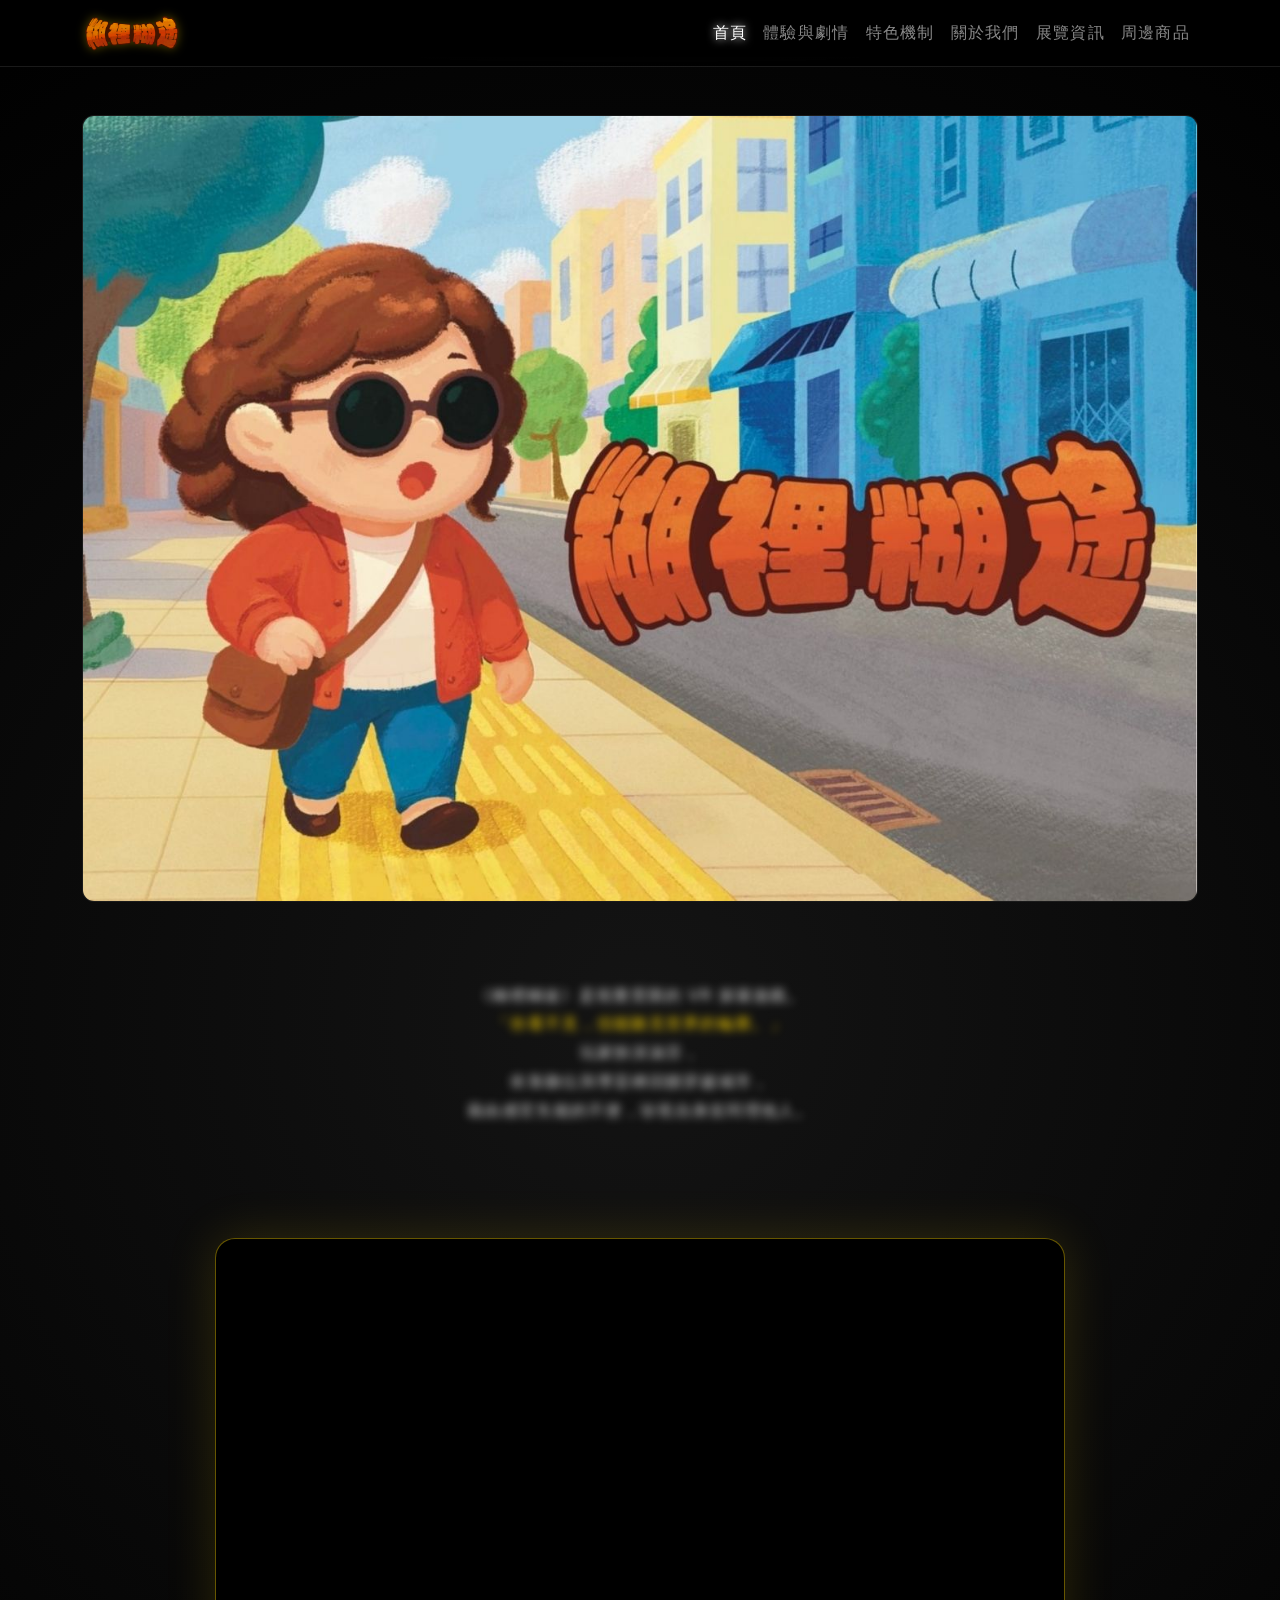
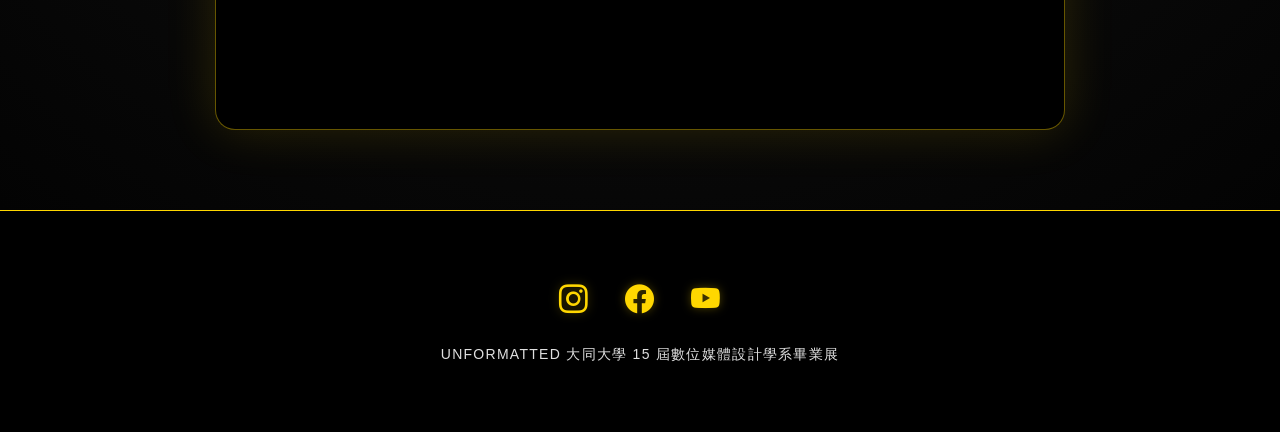
<file: index.html>
<!DOCTYPE html>
<html lang="zh-TW">
<head>
    <meta charset="UTF-8">
    <meta name="viewport" content="width=device-width, initial-scale=1.0">
    <title>糊裡糊途 Shady Trip - 首頁</title>
    <link href="https://cdn.jsdelivr.net/npm/bootstrap@5.3.0/dist/css/bootstrap.min.css" rel="stylesheet">
    <link rel="stylesheet" href="https://cdn.jsdelivr.net/npm/bootstrap-icons@1.11.1/font/bootstrap-icons.css">
    <link rel="stylesheet" href="style.css">
</head>
<body>

<nav class="navbar navbar-expand-lg navbar-dark sticky-top">
    <div class="container">
        <a class="navbar-brand" href="index.html">
			<img src="images/LOGO.PNG" alt="糊裡糊途 Logo" style="height: 40px;">
		</a>
        <button class="navbar-toggler" type="button" data-bs-toggle="collapse" data-bs-target="#navbarNav">
            <span class="navbar-toggler-icon"></span>
        </button>
        <div class="collapse navbar-collapse" id="navbarNav">
            <ul class="navbar-nav ms-auto">
                <li class="nav-item"><a class="nav-link active" href="index.html">首頁</a></li>
                <li class="nav-item"><a class="nav-link" href="story.html">體驗與劇情</a></li>
                <li class="nav-item"><a class="nav-link" href="features.html">特色機制</a></li>
                <li class="nav-item"><a class="nav-link" href="about.html">關於我們</a></li>
				<li class="nav-item"><a class="nav-link" href="exhibition.html">展覽資訊</a></li>
				<li class="nav-item"><a class="nav-link" href="merchandise.html">周邊商品</a></li>
            </ul>
        </div>
    </div>
</nav>

<header class="container text-center mt-5">
    <div class="img-container">
        <img src="images/key_visual.JPEG" class="img-fluid" alt="主視覺">
    </div>
    
    <div class="row justify-content-center py-5">
        <div class="col-md-10 text-center">
            <p class="fs-6 blurred-intro" title="移動滑鼠以看清文字">
                《糊裡糊途》是視覺受限的 VR 探索遊戲。 
                <br><span style="color: var(--guide-yellow);">「你看不見，但能聽見世界的輪廓。」</span>
                <br>玩家扮演淑芬，
				<br>依靠聽位與導盲磚回饋穿越城市，
                <br>藉由感官失能的不便，珍視自身並同理他人。
            </p>
        </div>
    </div>
</header>

<section class="container text-center">
    <div class="video-section">
        <div class="ratio ratio-16x9">
            <iframe src="https://www.youtube.com/embed/orDWSTn3mhE" title="YouTube video" allowfullscreen></iframe>
        </div>
    </div>
</section>

<footer class="footer text-center">
    <div class="container">
        <div class="social-icons mb-3">
            <a href="https://www.instagram.com/shadytrip.vr" target="_blank"><i class="bi bi-instagram"></i></a>
            <a href="https://www.facebook.com/share/1DvmxkVkBs/" target="_blank"><i class="bi bi-facebook"></i></a>
            <a href="https://youtube.com/channel/UC8jtdJxq7cfZAcqi0LC451g" target="_blank"><i class="bi bi-youtube"></i></a>
        </div>
        <p class="small mb-0">
    <span class="d-block d-md-inline">UNFORMATTED</span>
    <span class="d-block d-md-inline">大同大學 15 屆數位媒體設計學系畢業展</span>
</p>
    </div>
</footer>

<script src="https://cdn.jsdelivr.net/npm/bootstrap@5.3.0/dist/js/bootstrap.bundle.min.js"></script>
</body>
</html>
</file>
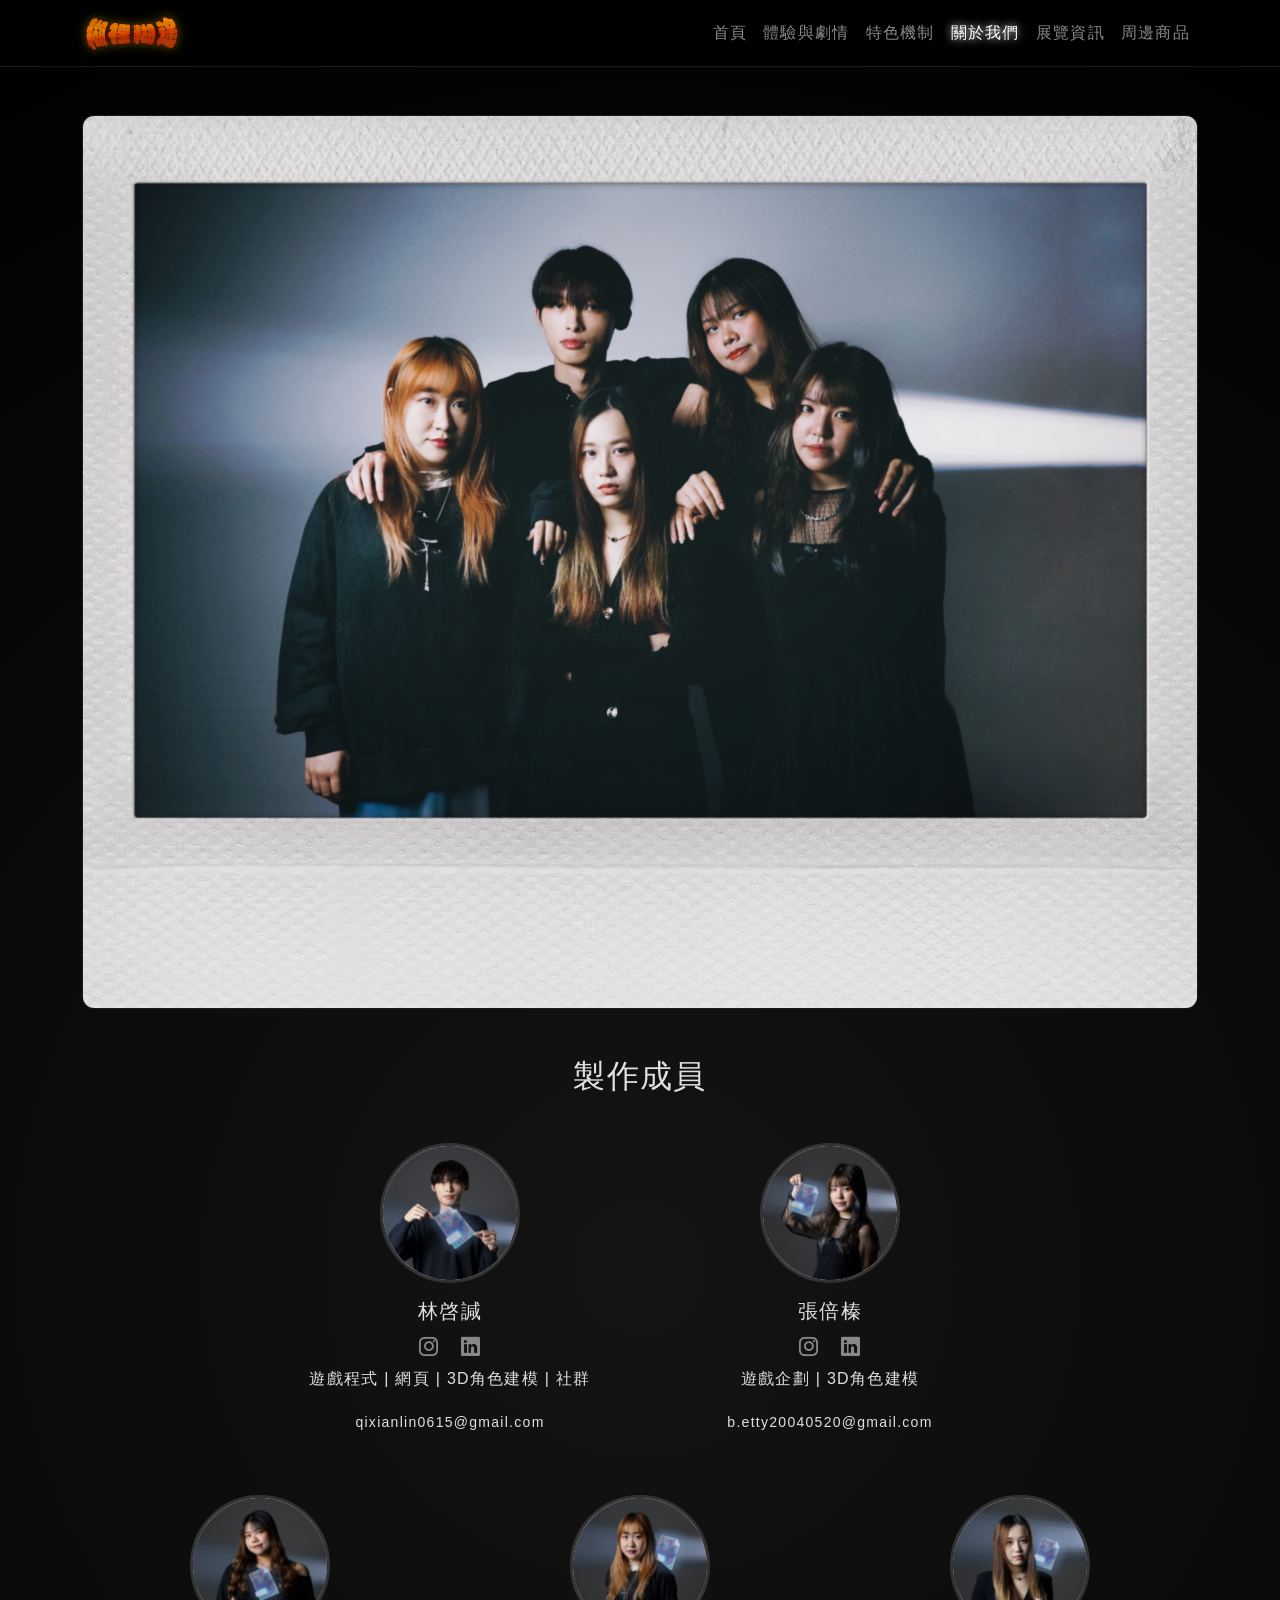
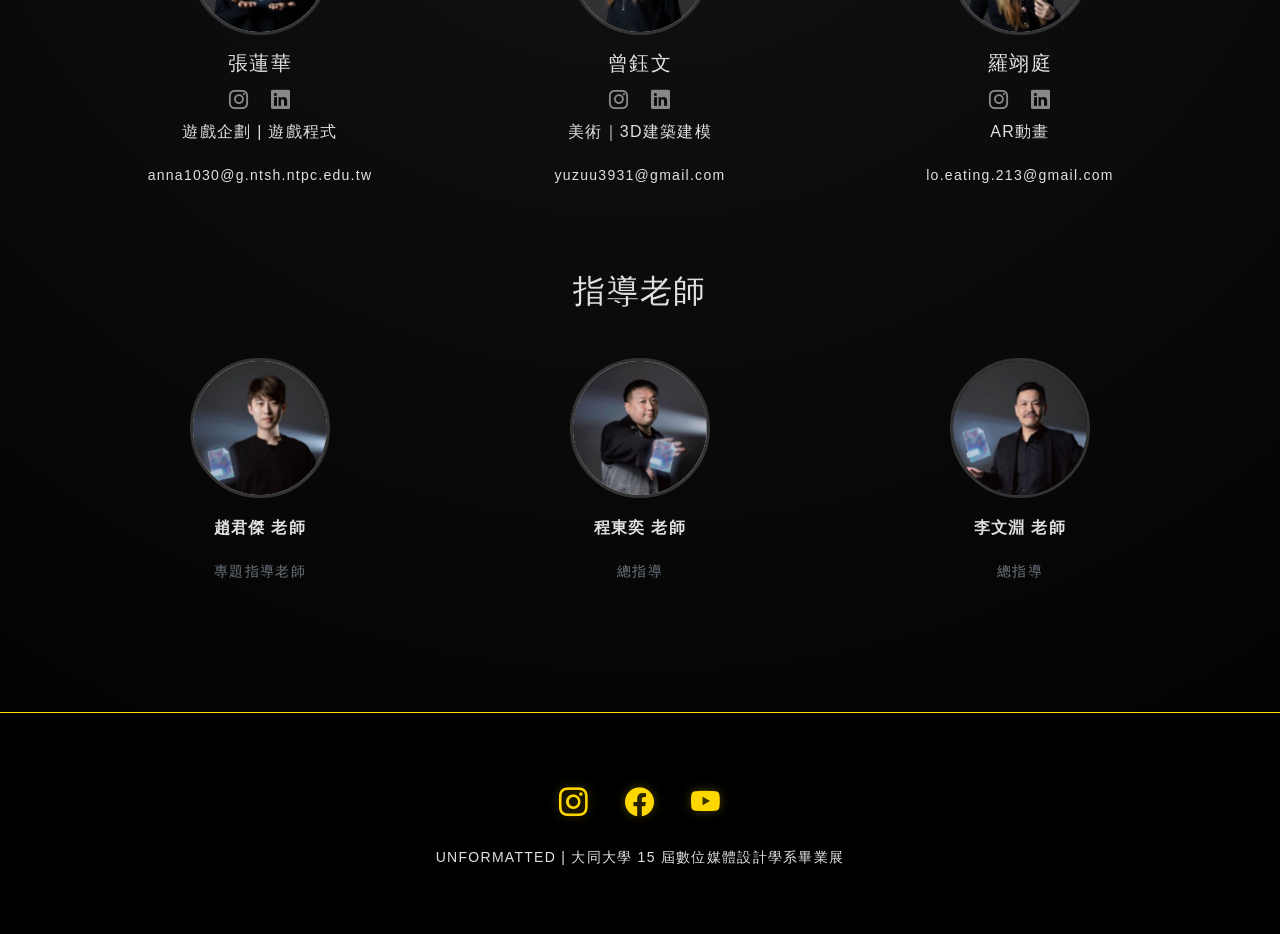
<file: about.html>
<!DOCTYPE html>
<html lang="zh-TW">
<head>
    <meta charset="UTF-8">
    <meta name="viewport" content="width=device-width, initial-scale=1.0">
    <title>關於我們 - 糊裡糊途</title>
    <link href="https://cdn.jsdelivr.net/npm/bootstrap@5.3.0/dist/css/bootstrap.min.css" rel="stylesheet">
    <link rel="stylesheet" href="https://cdn.jsdelivr.net/npm/bootstrap-icons@1.11.1/font/bootstrap-icons.css">
    <link rel="stylesheet" href="style.css">
    <style>

        /* 成員個人社群按鈕樣式 */
        .member-links a {
            font-size: 1.2rem;
            color: #888;
            margin: 0 8px;
            transition: 0.3s;
        }
        .member-links a:hover {
            color: #FFD700; /* 使用導盲磚黃色作為懸停色 */
            filter: drop-shadow(0 0 5px rgba(255, 215, 0, 0.8));
        }

        /* 調整成員與老師卡片間距 */
        .member-card {
            margin-bottom: 2rem;
            transition: 0.3s;
        }
    </style>
</head>
<body>

<nav class="navbar navbar-expand-lg navbar-dark sticky-top">
    <div class="container">
        <a class="navbar-brand" href="index.html">
            <img src="images/LOGO.PNG" alt="糊裡糊途 Logo" style="height: 40px;">
        </a>
        <button class="navbar-toggler" type="button" data-bs-toggle="collapse" data-bs-target="#navbarNav">
            <span class="navbar-toggler-icon"></span>
        </button>
        <div class="collapse navbar-collapse" id="navbarNav">
            <ul class="navbar-nav ms-auto">
                <li class="nav-item"><a class="nav-link" href="index.html">首頁</a></li>
                <li class="nav-item"><a class="nav-link" href="story.html">體驗與劇情</a></li>
                <li class="nav-item"><a class="nav-link" href="features.html">特色機制</a></li>
                <li class="nav-item"><a class="nav-link active" href="about.html">關於我們</a></li>
                <li class="nav-item"><a class="nav-link" href="exhibition.html">展覽資訊</a></li>
				<li class="nav-item"><a class="nav-link" href="merchandise.html">周邊商品</a></li>
            </ul>
        </div>
    </div>
</nav>

<main class="container my-5 text-center">
    <div class="img-container mb-5">
        <img src="images/team.JPEG" class="img-fluid rounded" alt="團隊合照">
    </div>

    <h2 class="mb-5">製作成員</h2>
    
    <div class="row justify-content-center mb-md-4">
        <div class="col-sm-6 col-md-4 member-card">
            <img src="images/S1.jpg" class="member-img" alt="林啓諴">
            <h5>林啓諴</h5>
			<div class="member-links">
                <a href="https://www.instagram.com/1qx_zzz?igsh=MW5sNDJrNDN1dzlwZg%3D%3D" target="_blank"><i class="bi bi-instagram"></i></a>
                <a href="http://www.linkedin.com/in/qixianlin" target="_blank"><i class="bi bi-linkedin"></i></a>
            </div>
            <p class="r
            <p class="role-tag">遊戲程式 | 網頁 | 3D角色建模 | 社群</p>
            <p class="small mb-1">qixianlin0615@gmail.com</p>
        </div>
        <div class="col-sm-6 col-md-4 member-card">
            <img src="images/S2.jpg" class="member-img" alt="張倍榛">
            <h5>張倍榛</h5>
			<div class="member-links">
                <a href="https://www.instagram.com/zhen.c__?utm_source=ig_web_button_share_sheet&igsh=ZDNlZDc0MzIxNw==" target="_blank"><i class="bi bi-instagram"></i></a>
                <a href="https://www.linkedin.com/in/%E5%80%8D%E6%A6%9B-%E5%BC%B5-a7681b3a3/?lipi=urn%3Ali%3Apage%3Ad_flagship3_people_connections%3BdL8Beq6ZRk60btP%2Frr%2BXnw%3D%3D" target="_blank"><i class="bi bi-linkedin"></i></a>
            </div>
            <p class="role-tag">遊戲企劃 | 3D角色建模</p>
            <p class="small mb-1">b.etty20040520@gmail.com</p>
        </div>
    </div>

    <div class="row justify-content-center">
        <div class="col-sm-6 col-md-4 member-card">
            <img src="images/S3.jpg" class="member-img" alt="張蓮華">
            <h5>張蓮華</h5>
			<div class="member-links">
                <a href="https://www.instagram.com/lh__1030?utm_source=ig_web_button_share_sheet&igsh=ZDNlZDc0MzIxNw==" target="_blank"><i class="bi bi-instagram"></i></a>
                <a href="https://www.linkedin.com/in/蓮華-張-7bb883392?utm_source=share_via&utm_content=profile&utm_medium=member_ios" target="_blank"><i class="bi bi-linkedin"></i></a>
            </div>
            <p class="r
            <p class="role-tag">遊戲企劃 | 遊戲程式</p>
            <p class="small mb-1">anna1030@g.ntsh.ntpc.edu.tw</p>
        </div>
        <div class="col-sm-6 col-md-4 member-card">
            <img src="images/S4.jpg" class="member-img" alt="曾鈺文">
            <h5>曾鈺文</h5>
			<div class="member-links">
                <a href="https://www.instagram.com/yuwen1219_?utm_source=ig_web_button_share_sheet&igsh=ZDNlZDc0MzIxNw==" target="_blank"><i class="bi bi-instagram"></i></a>
                <a href="#" target="_blank"><i class="bi bi-linkedin"></i></a>
            </div>
            <p class="r
            <p class="role-tag">美術｜3D建築建模</p>
            <p class="small mb-1">yuzuu3931@gmail.com</p>
        </div>
        <div class="col-sm-6 col-md-4 member-card">
            <img src="images/S5.jpg" class="member-img" alt="羅翊庭">
            <h5>羅翊庭</h5>
			<div class="member-links">
                <a href="https://www.instagram.com/lona.bi?utm_source=ig_web_button_share_sheet&igsh=ZDNlZDc0MzIxNw==" target="_blank"><i class="bi bi-instagram"></i></a>
                <a href="https://www.linkedin.com/in/nana-羅翊庭-娜娜-9871733a3?utm_source=share_via&utm_content=profile&utm_medium=member_ios" target="_blank"><i class="bi bi-linkedin"></i></a>
            </div>
            <p class="r
            <p class="role-tag">AR動畫</p>
            <p class="small mb-1">lo.eating.213@gmail.com</p>
        </div>
    </div>

    <h2 class="mt-5 mb-5">指導老師</h2>
    <div class="row justify-content-center">
        <div class="col-sm-6 col-md-4 member-card">
            <img src="images/T1.jpg" class="member-img" alt="趙君傑">
            <p class="fw-bold">趙君傑 老師</p>
            <p class="small text-secondary">專題指導老師</p>
        </div>
        <div class="col-md-4 member-card">
            <img src="images/T2.jpg" class="member-img" alt="程東奕">
            <p class="fw-bold">程東奕 老師</p>
            <p class="small text-secondary">總指導</p>
        </div>
        <div class="col-md-4 member-card">
            <img src="images/T3.jpg" class="member-img" alt="李文淵">
            <p class="fw-bold">李文淵 老師</p>
            <p class="small text-secondary">總指導</p>
        </div>
    </div>
</main>

<footer class="footer">
    <div class="container text-center">
        <div class="social-icons mb-3">
            <a href="https://www.instagram.com/shadytrip.vr?utm_source=ig_web_button_share_sheet&igsh=ZDNlZDc0MzIxNw==" target="_blank" title="Instagram"><i class="bi bi-instagram"></i></a>
            <a href="https://www.facebook.com/share/1DvmxkVkBs/?mibextid=wwXIfr" target="_blank" title="Facebook"><i class="bi bi-facebook"></i></a>
            <a href="https://youtube.com/channel/UC8jtdJxq7cfZAcqi0LC451g?si=6kQLXERl_4jx8a_7" target="_blank" title="YouTube"><i class="bi bi-youtube"></i></a>
        </div>
        <p class="small mb-0">
            <span class="d-block d-md-inline">UNFORMATTED | </span>
            <span class="d-block d-md-inline">大同大學 15 屆數位媒體設計學系畢業展</span>
        </p>
    </div>
</footer>

<script src="https://cdn.jsdelivr.net/npm/bootstrap@5.3.0/dist/js/bootstrap.bundle.min.js"></script>
</body>
</html>
</file>
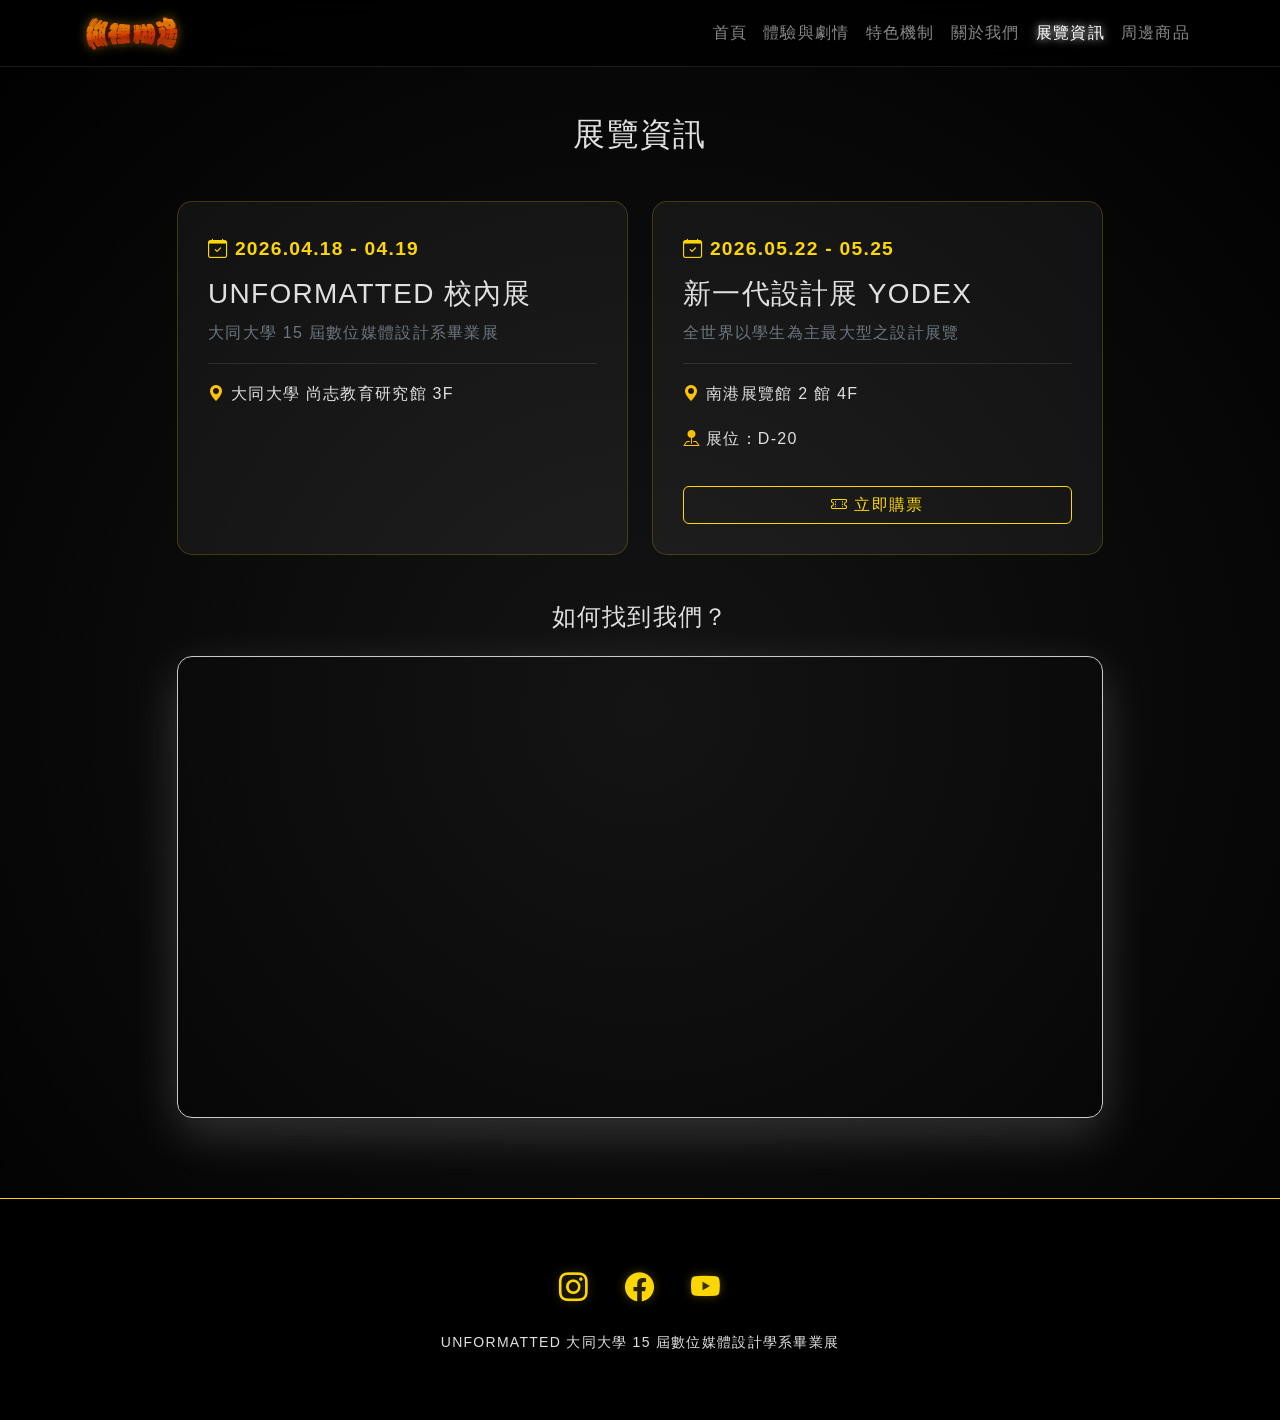
<file: exhibition.html>
<!DOCTYPE html>
<html lang="zh-TW">
<head>
    <meta charset="UTF-8">
    <meta name="viewport" content="width=device-width, initial-scale=1.0">
    <title>展覽資訊 - 糊裡糊途</title>
    <link href="https://cdn.jsdelivr.net/npm/bootstrap@5.3.0/dist/css/bootstrap.min.css" rel="stylesheet">
    <link rel="stylesheet" href="https://cdn.jsdelivr.net/npm/bootstrap-icons@1.11.1/font/bootstrap-icons.css">
    <link rel="stylesheet" href="style.css">
    <style>
        /* 展覽頁面專屬樣式 */
        .exhibit-card {
            background: rgba(255, 255, 255, 0.05);
            border: 1px solid rgba(255, 215, 0, 0.2);
            border-radius: 15px;
            padding: 30px;
            transition: 0.3s;
            height: 100%;
        }
        .exhibit-card:hover {
            border-color: var(--guide-yellow);
            box-shadow: 0 0 20px rgba(255, 215, 0, 0.1);
            transform: translateY(-5px);
        }
        .exhibit-date {
            color: var(--guide-yellow);
            font-weight: bold;
            font-size: 1.2rem;
            display: block;
            margin-bottom: 10px;
        }
        .map-container {
            border-radius: 15px;
            overflow: hidden;
            border: 1px solid #333;
            /* 讓地圖變成酷酷的深色模式質感 */
            filter: grayscale(1) invert(0.9) contrast(1.2); 
        }
        /* 購票按鈕自定義樣式 */
        .btn-ticket {
            background-color: transparent;
            color: var(--guide-yellow);
            border: 1px solid var(--guide-yellow);
            transition: 0.3s;
            width: 100%;
        }
        .btn-ticket:hover {
            background-color: var(--guide-yellow);
            color: #000;
            box-shadow: 0 0 15px rgba(255, 215, 0, 0.5);
        }
    </style>
</head>
<body>

<nav class="navbar navbar-expand-lg navbar-dark sticky-top">
    <div class="container">
        <a class="navbar-brand" href="index.html">
			<img src="images/LOGO.PNG" alt="糊裡糊途 Logo" style="height: 40px;">
		</a>
        <button class="navbar-toggler" type="button" data-bs-toggle="collapse" data-bs-target="#navbarNav">
            <span class="navbar-toggler-icon"></span>
        </button>
        <div class="collapse navbar-collapse" id="navbarNav">
            <ul class="navbar-nav ms-auto">
                <li class="nav-item"><a class="nav-link" href="index.html">首頁</a></li>
                <li class="nav-item"><a class="nav-link" href="story.html">體驗與劇情</a></li>
                <li class="nav-item"><a class="nav-link" href="features.html">特色機制</a></li>
                <li class="nav-item"><a class="nav-link" href="about.html">關於我們</a></li>
                <li class="nav-item"><a class="nav-link active" href="exhibition.html">展覽資訊</a></li>
				<li class="nav-item"><a class="nav-link" href="merchandise.html">周邊商品</a></li>
            </ul>
        </div>
    </div>
</nav>

<main class="container my-5 text-center">
    <h2 class="mb-5">展覽資訊</h2>

    <div class="row g-4 justify-content-center">
        <div class="col-md-5 text-start">
            <div class="exhibit-card">
                <span class="exhibit-date"><i class="bi bi-calendar-check"></i> 2026.04.18 - 04.19</span>
                <h3>UNFORMATTED 校內展</h3>
                <p class="text-secondary">大同大學 15 屆數位媒體設計系畢業展</p>
                <hr class="border-secondary">
                <p><i class="bi bi-geo-alt-fill text-warning"></i> 大同大學 尚志教育研究館 3F</p>
            </div>
        </div>

        <div class="col-md-5 text-start">
            <div class="exhibit-card d-flex flex-column">
                <div>
                    <span class="exhibit-date"><i class="bi bi-calendar-check"></i> 2026.05.22 - 05.25</span>
                    <h3>新一代設計展 YODEX</h3>
                    <p class="text-secondary">全世界以學生為主最大型之設計展覽</p>
                    <hr class="border-secondary">
                    <p><i class="bi bi-geo-alt-fill text-warning"></i> 南港展覽館 2 館 4F</p>
                    <p><i class="bi bi-pin-map-fill text-warning"></i> 展位：D-20</p>
                </div>
                <div class="mt-auto">
                    <a href="https://tour.ibon.com.tw/event/697820af02bb617c455defbe" target="_blank" class="btn btn-ticket mt-3">
                        <i class="bi bi-ticket-perforated"></i> 立即購票
                    </a>
                </div>
            </div>
        </div>
    </div>

    <div class="row mt-5 justify-content-center">
        <div class="col-lg-10">
            <h4 class="mb-4">如何找到我們？</h4>
            <div class="map-container shadow-lg">
                <iframe 
                    src="https://www.google.com/maps/embed?pb=!1m18!1m12!1m3!1d3614.352873788722!2d121.6162474!3d25.0560263!2m3!1f0!2f0!3f0!3m2!1i1024!2i768!4f13.1!3m3!1m2!1s0x3442ab580d17a6d3%3A0x83d8e0571ebbd90a!2z5Y-w5YyX5Y2X5riv5bGV6Ka96aSoMumkqA!5e0!3m2!1szh-TW!2stw!4v1778361009016!5m2!1szh-TW!2stw" 
                    width="100%" height="450" style="border:0;" allowfullscreen="" loading="lazy">
                </iframe>
            </div>
        </div>
    </div>
</main>

<footer class="footer text-center">
    <div class="container">
        <div class="social-icons mb-3">
            <a href="https://www.instagram.com/shadytrip.vr" target="_blank" title="Instagram"><i class="bi bi-instagram"></i></a>
            <a href="https://www.facebook.com/share/1DvmxkVkBs/" target="_blank" title="Facebook"><i class="bi bi-facebook"></i></a>
            <a href="https://youtube.com/channel/UC8jtdJxq7cfZAcqi0LC451g" target="_blank" title="YouTube"><i class="bi bi-youtube"></i></a>
        </div>
        
        <p class="small mb-0">
            <span class="d-block d-md-inline">UNFORMATTED</span>
            <span class="d-block d-md-inline">大同大學 15 屆數位媒體設計學系畢業展</span>
        </p>
    </div>
</footer>

<script src="https://cdn.jsdelivr.net/npm/bootstrap@5.3.0/dist/js/bootstrap.bundle.min.js"></script>
</body>
</html>
</file>
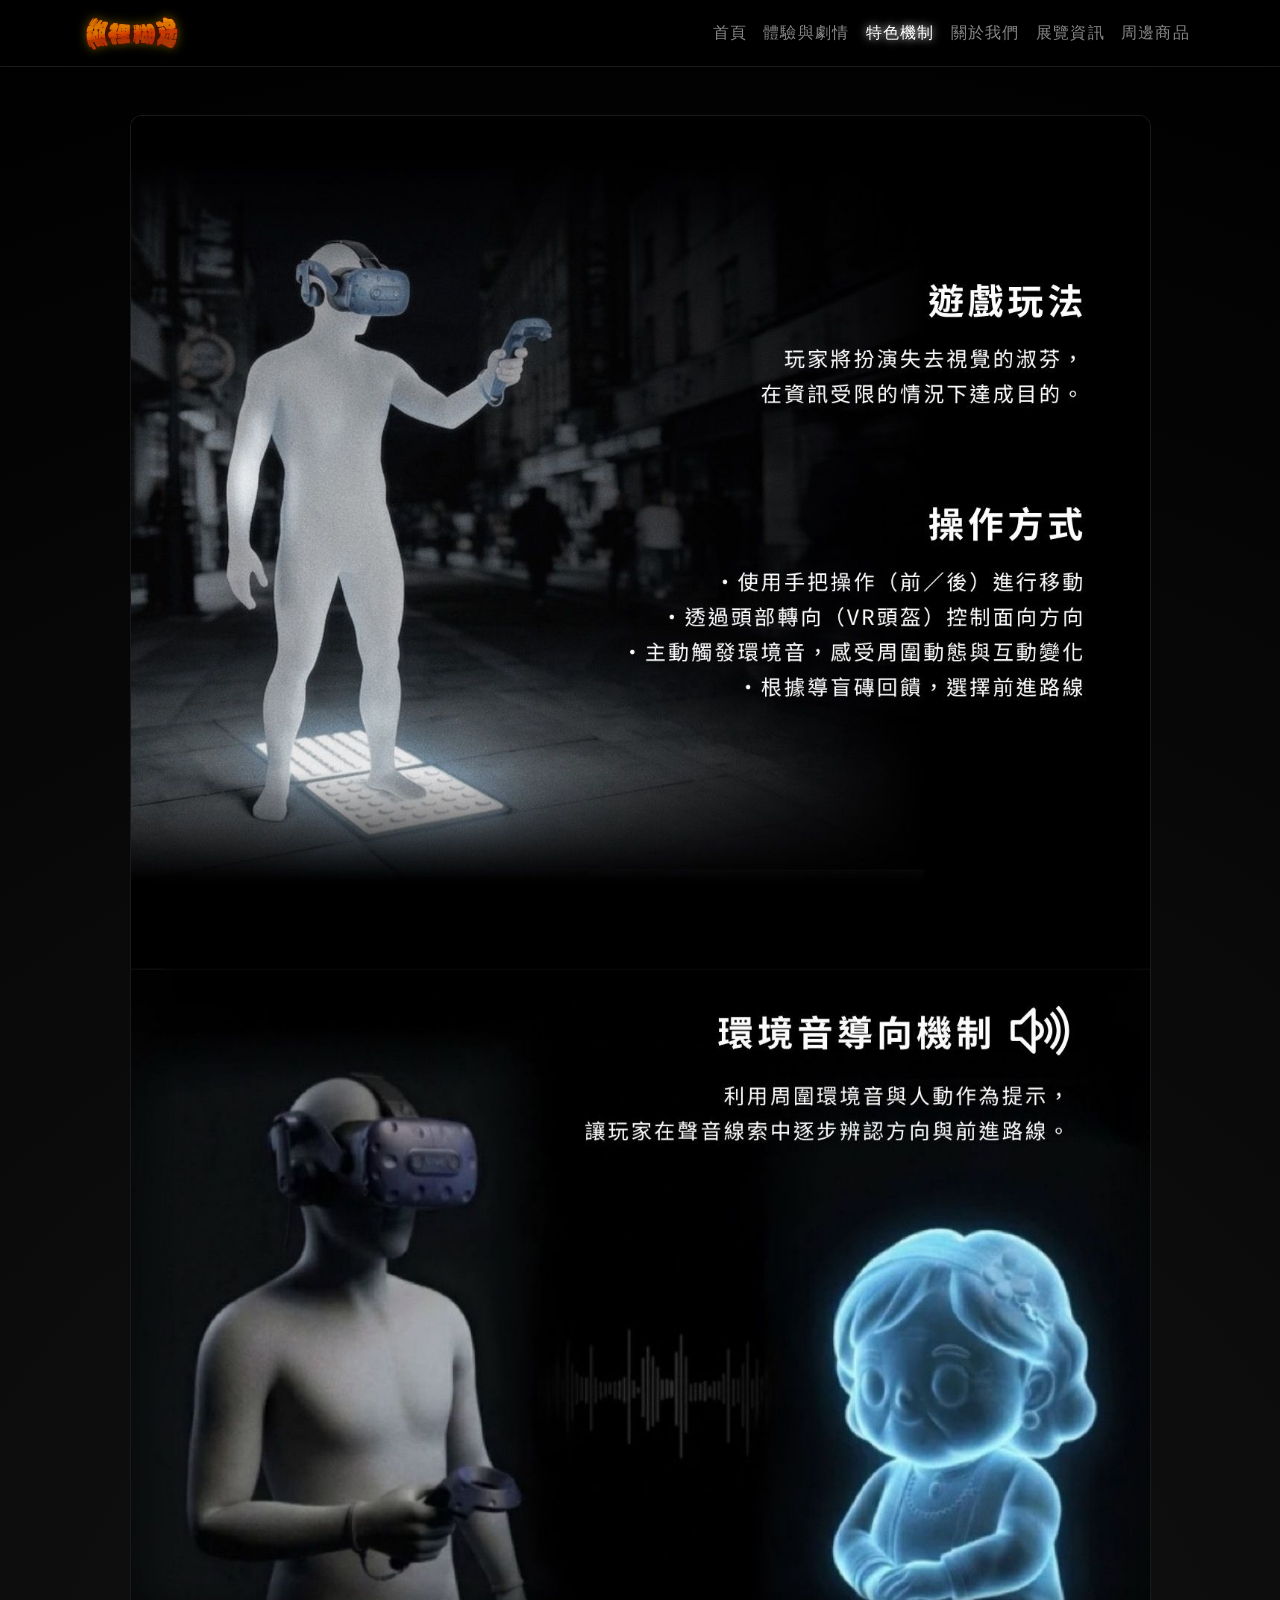
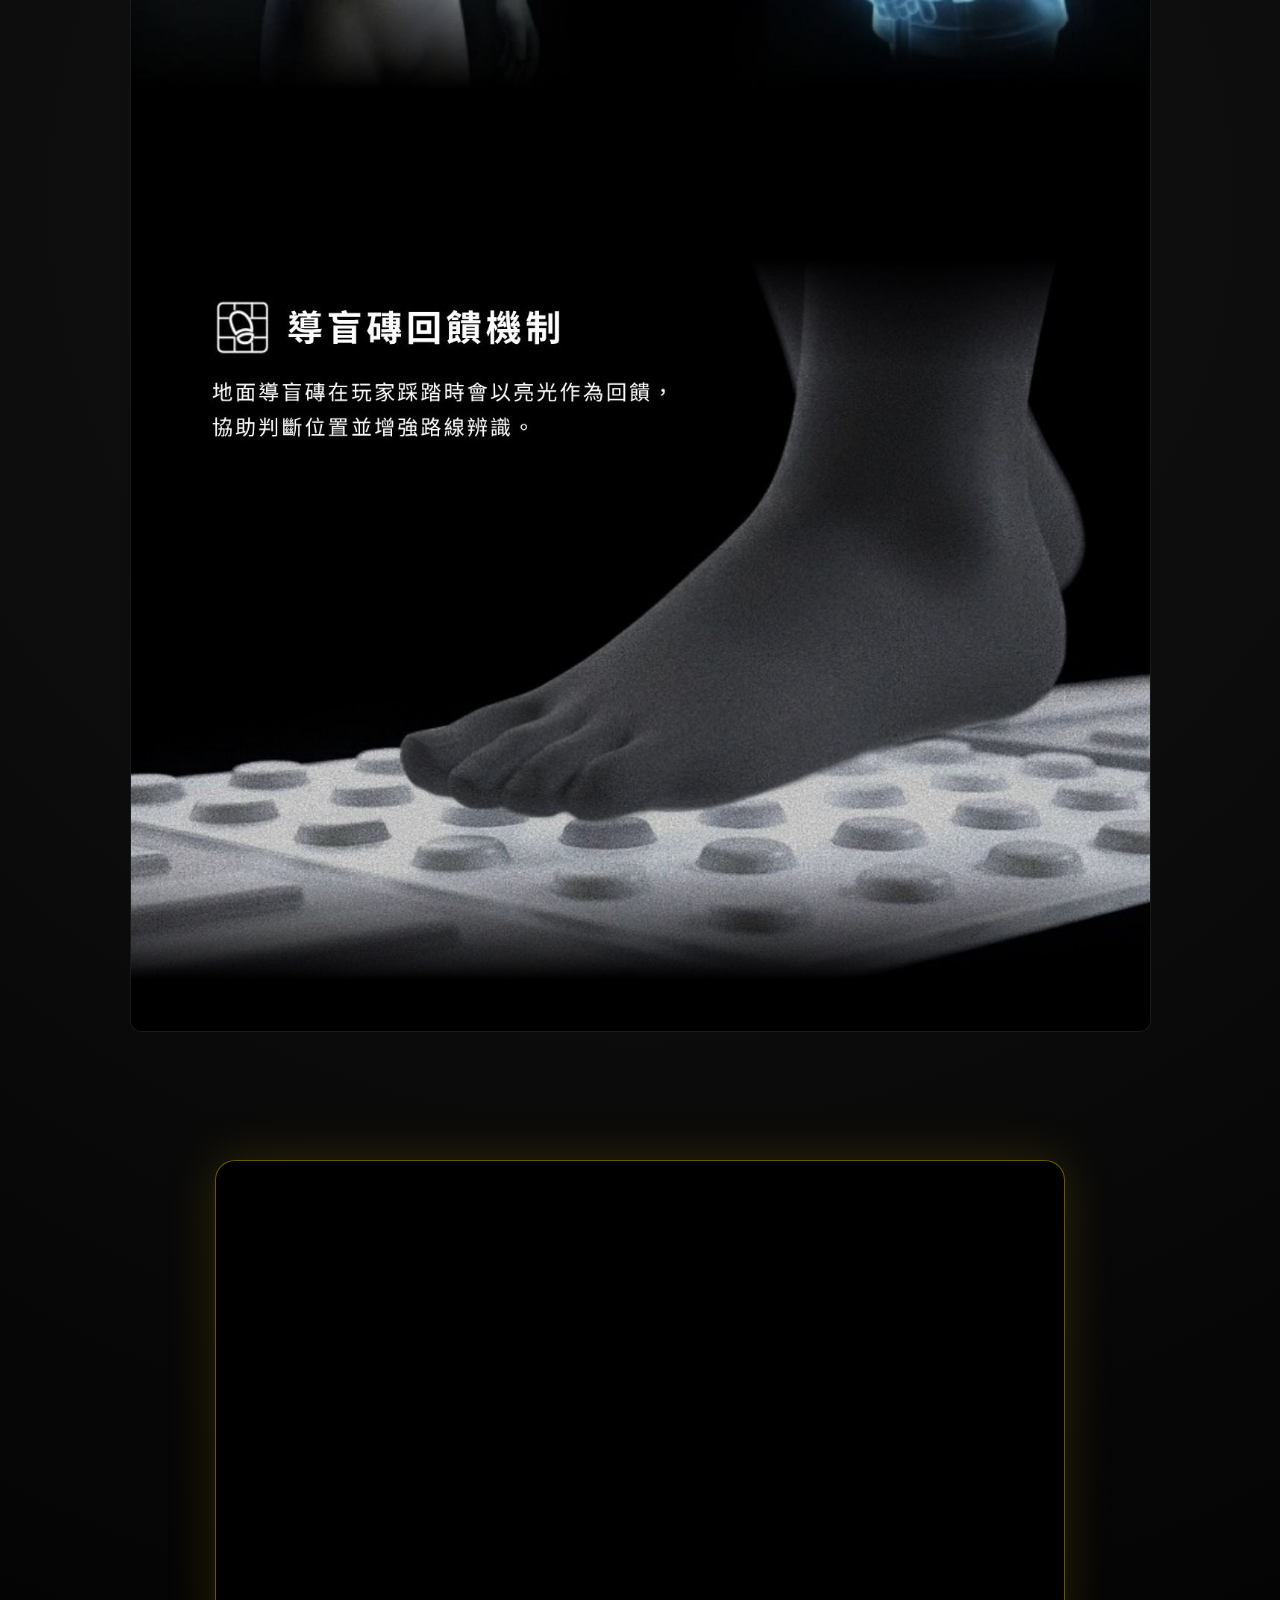
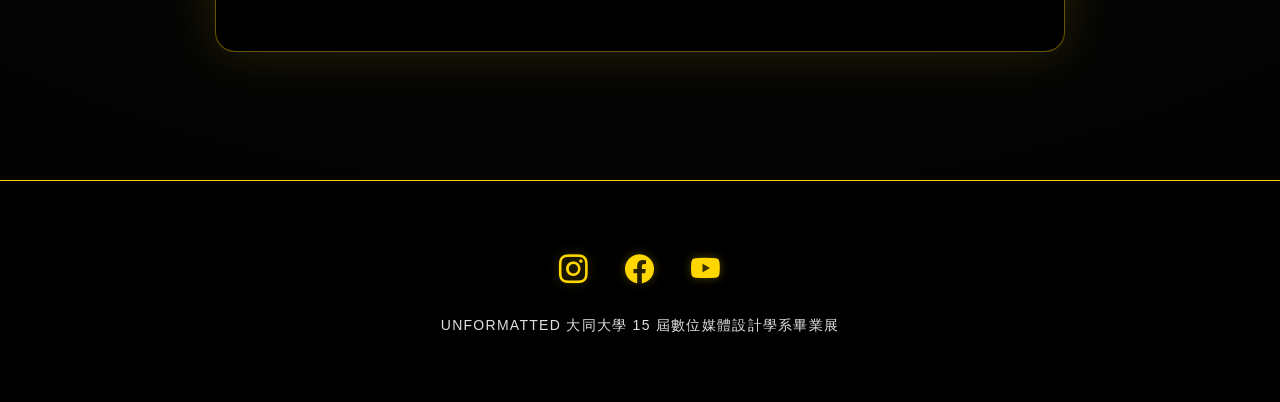
<file: features.html>
<!DOCTYPE html>
<html lang="zh-TW">
<head>
    <meta charset="UTF-8">
    <meta name="viewport" content="width=device-width, initial-scale=1.0">
    <title>特色機制 - 糊裡糊途</title>
    <link href="https://cdn.jsdelivr.net/npm/bootstrap@5.3.0/dist/css/bootstrap.min.css" rel="stylesheet">
    <link rel="stylesheet" href="https://cdn.jsdelivr.net/npm/bootstrap-icons@1.11.1/font/bootstrap-icons.css">
    <link rel="stylesheet" href="style.css">
</head>
<body>

<nav class="navbar navbar-expand-lg navbar-dark sticky-top">
    <div class="container">
        <a class="navbar-brand" href="index.html">
			<img src="images/LOGO.PNG" alt="糊裡糊途 Logo" style="height: 40px;">
		</a>
        <button class="navbar-toggler" type="button" data-bs-toggle="collapse" data-bs-target="#navbarNav">
            <span class="navbar-toggler-icon"></span>
        </button>
        <div class="collapse navbar-collapse" id="navbarNav">
            <ul class="navbar-nav ms-auto">
                <li class="nav-item"><a class="nav-link" href="index.html">首頁</a></li>
                <li class="nav-item"><a class="nav-link " href="story.html">體驗與劇情</a></li>
                <li class="nav-item"><a class="nav-link active" href="features.html">特色機制</a></li>
                <li class="nav-item"><a class="nav-link" href="about.html">關於我們</a></li>
				<li class="nav-item"><a class="nav-link" href="exhibition.html">展覽資訊</a></li>
				<li class="nav-item"><a class="nav-link" href="merchandise.html">周邊商品</a></li>
            </ul>
        </div>
    </div>
</nav>

<main class="container my-5 text-center">
    <div class="row justify-content-center">
        <div class="col-lg-11 mb-5">
            <div class="img-container">
                <img src="images/features.jpg" class="img-fluid" alt="特色機制">
            </div>
        </div>

        <div class="col-lg-11">
            <div class="video-section">
                <div class="ratio ratio-16x9">
                    <iframe src="https://www.youtube.com/embed/DyYL-b5IG7g?si=nZQ9x17EIq64M_rR" title="遊戲玩法展示" allowfullscreen></iframe>
                </div>
            </div>
        </div>
    </div>
</main>

<footer class="footer text-center">
    <div class="container">
        <div class="social-icons mb-3">
            <a href="https://www.instagram.com/shadytrip.vr" target="_blank"><i class="bi bi-instagram"></i></a>
            <a href="https://www.facebook.com/share/1DvmxkVkBs/" target="_blank"><i class="bi bi-facebook"></i></a>
            <a href="https://youtube.com/channel/UC8jtdJxq7cfZAcqi0LC451g" target="_blank"><i class="bi bi-youtube"></i></a>
        </div>
        <p class="small mb-0">
    <span class="d-block d-md-inline">UNFORMATTED</span>
    <span class="d-block d-md-inline">大同大學 15 屆數位媒體設計學系畢業展</span>
</p>
    </div>
</footer>

<script src="https://cdn.jsdelivr.net/npm/bootstrap@5.3.0/dist/js/bootstrap.bundle.min.js"></script>
</body>
</html>
</file>
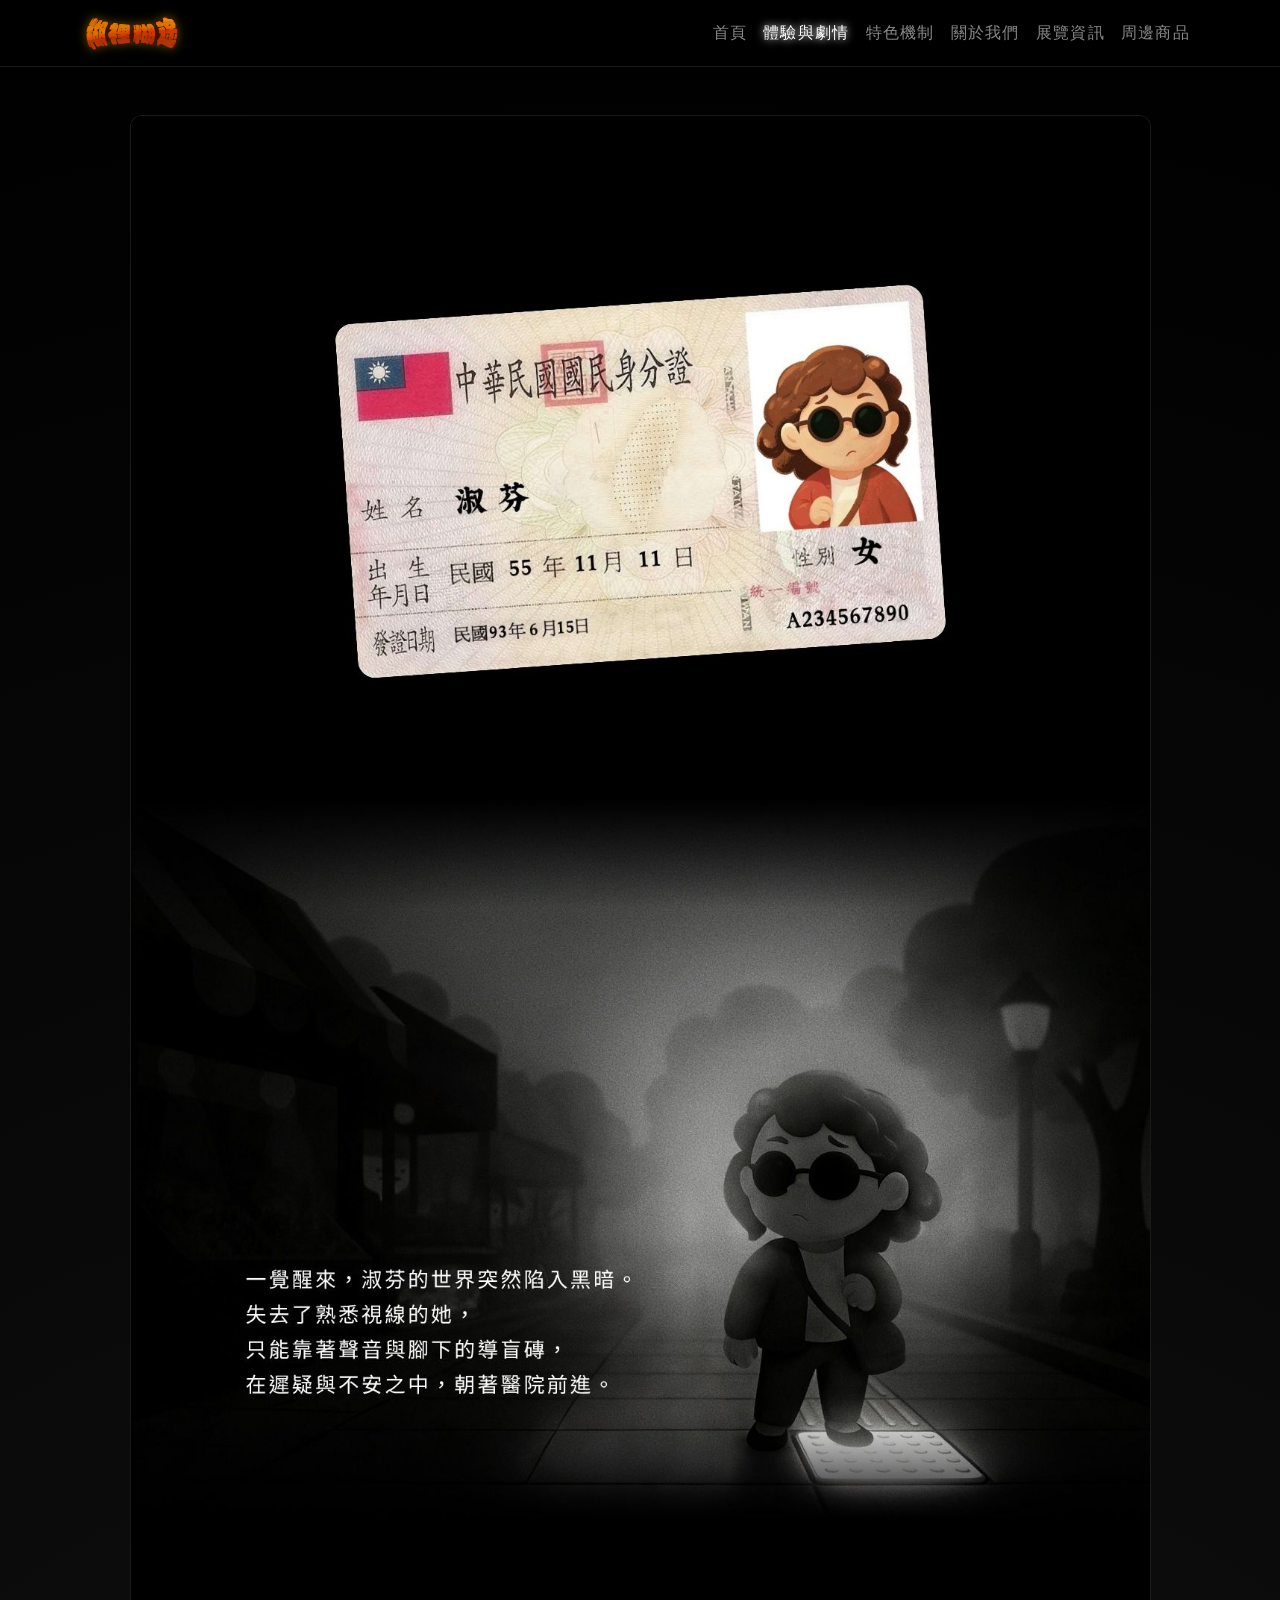
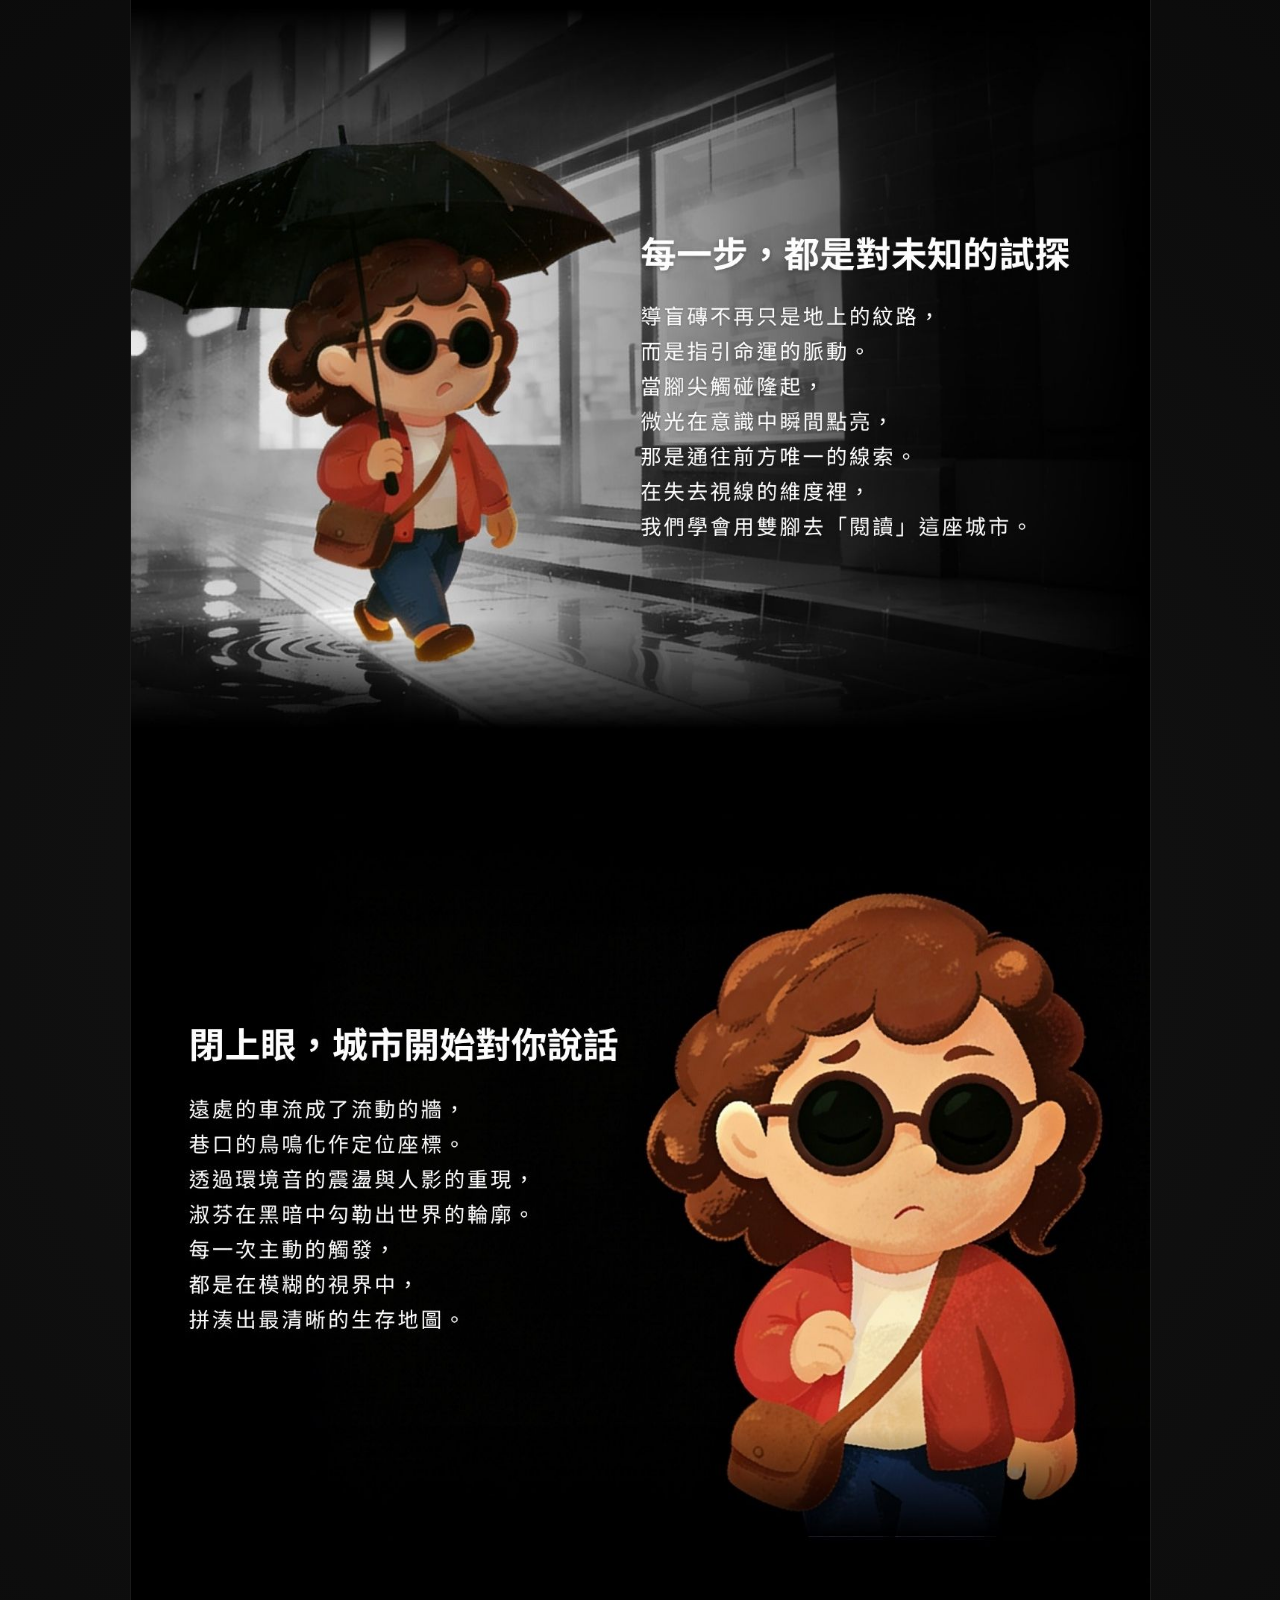
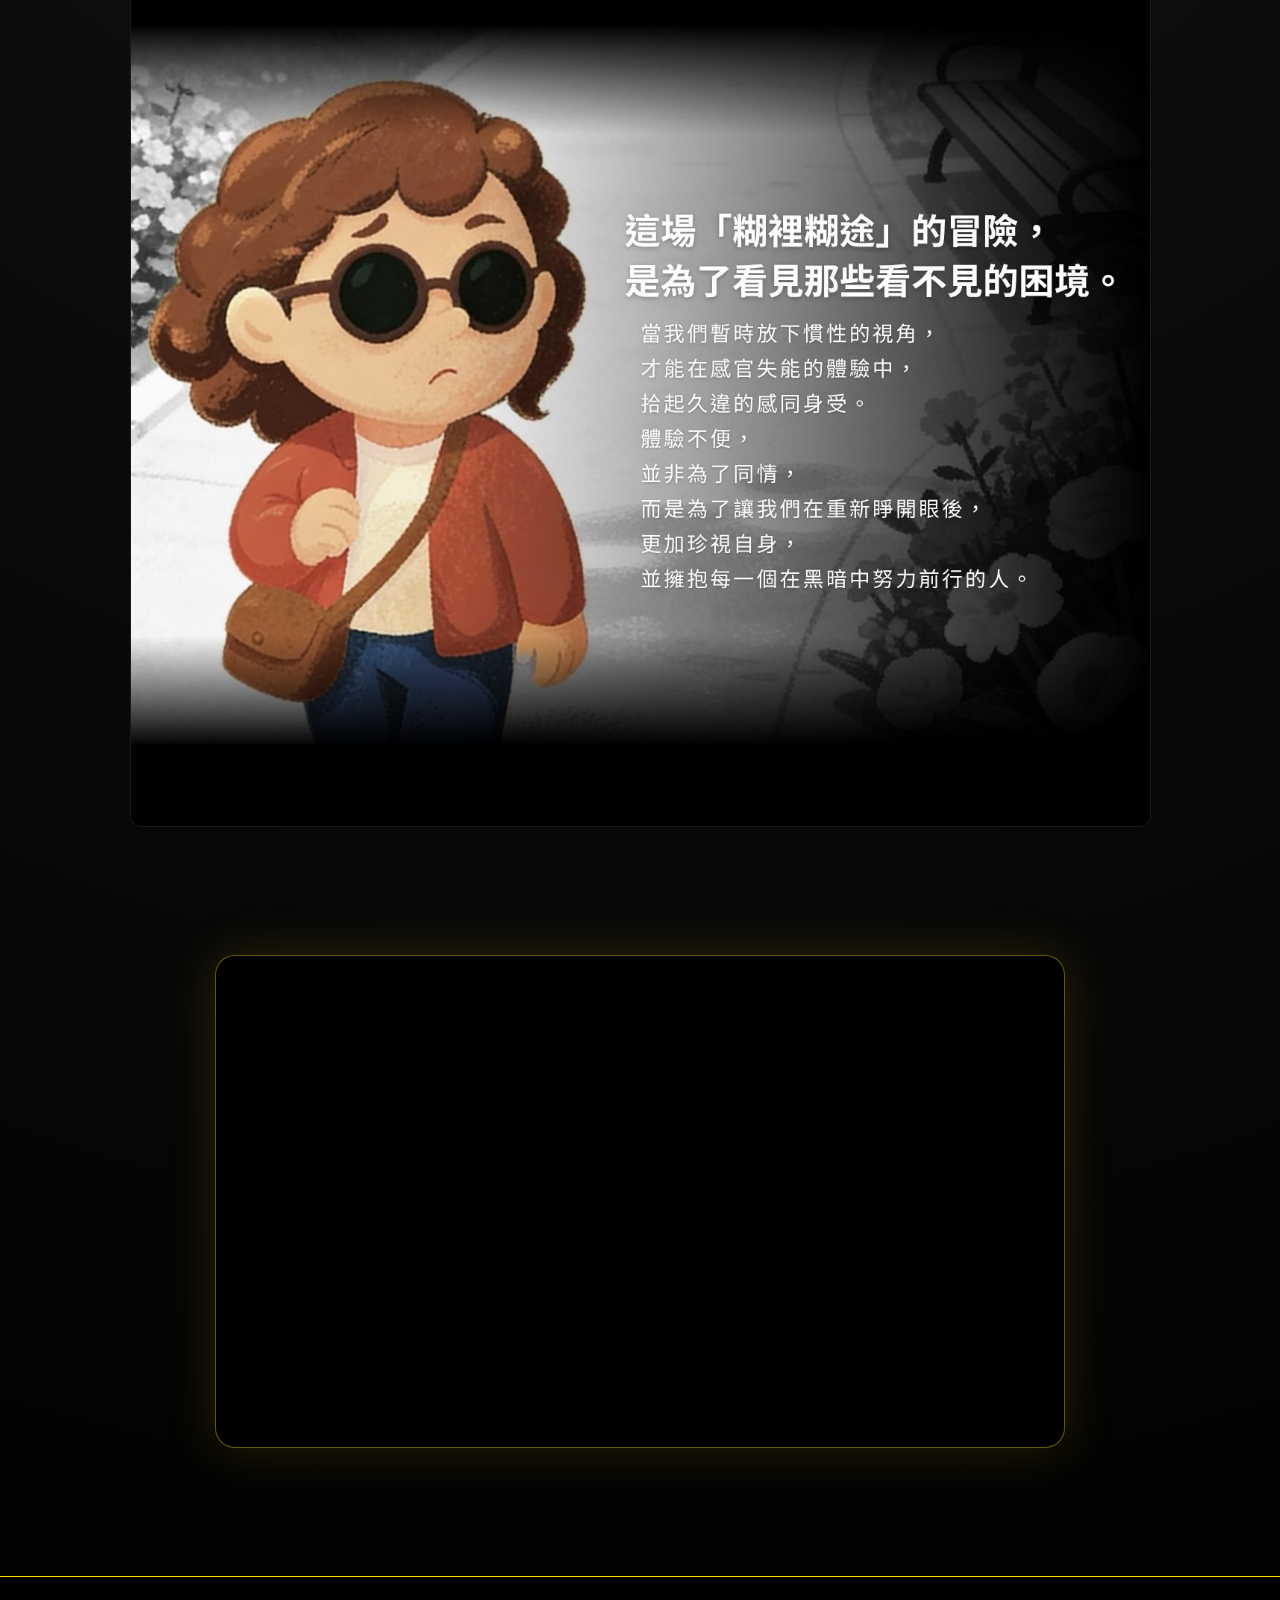
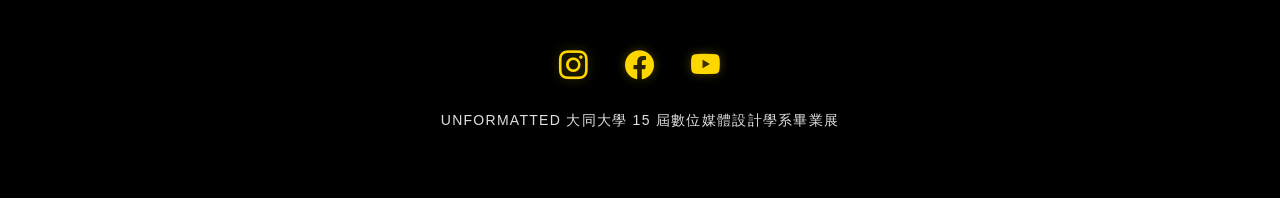
<file: story.html>
<!DOCTYPE html>
<html lang="zh-TW">
<head>
    <meta charset="UTF-8">
    <meta name="viewport" content="width=device-width, initial-scale=1.0">
    <title>體驗與劇情 - 糊裡糊途</title>
    <link href="https://cdn.jsdelivr.net/npm/bootstrap@5.3.0/dist/css/bootstrap.min.css" rel="stylesheet">
    <link rel="stylesheet" href="https://cdn.jsdelivr.net/npm/bootstrap-icons@1.11.1/font/bootstrap-icons.css">
    <link rel="stylesheet" href="style.css">
</head>
<body>

<nav class="navbar navbar-expand-lg navbar-dark sticky-top">
    <div class="container">
        <a class="navbar-brand" href="index.html">
			<img src="images/LOGO.PNG" alt="糊裡糊途 Logo" style="height: 40px;">
		</a>
        <button class="navbar-toggler" type="button" data-bs-toggle="collapse" data-bs-target="#navbarNav">
            <span class="navbar-toggler-icon"></span>
        </button>
        <div class="collapse navbar-collapse" id="navbarNav">
            <ul class="navbar-nav ms-auto">
                <li class="nav-item"><a class="nav-link" href="index.html">首頁</a></li>
                <li class="nav-item"><a class="nav-link active" href="story.html">體驗與劇情</a></li>
                <li class="nav-item"><a class="nav-link" href="features.html">特色機制</a></li>
                <li class="nav-item"><a class="nav-link" href="about.html">關於我們</a></li>
				<li class="nav-item"><a class="nav-link" href="exhibition.html">展覽資訊</a></li>
				<li class="nav-item"><a class="nav-link" href="merchandise.html">周邊商品</a></li>
            </ul>
        </div>
    </div>
</nav>

<main class="container my-5 text-center">
    <div class="row justify-content-center">
        <div class="col-lg-11 mb-5">
            <div class="img-container">
                <img src="images/story.jpg" class="img-fluid" alt="體驗與劇情">
            </div>
        </div>

        <div class="col-lg-11">
            <div class="video-section">
                <div class="ratio ratio-16x9">
                    <iframe src="https://www.youtube.com/embed/WBIlqILgJd0?si=iZsB2FdPx9vG0R9I" title="遊戲劇情影片" allowfullscreen></iframe>
                </div>
            </div>
        </div>
    </div>
</main>

<footer class="footer text-center">
    <div class="container">
        <div class="social-icons mb-3">
            <a href="https://www.instagram.com/shadytrip.vr" target="_blank"><i class="bi bi-instagram"></i></a>
            <a href="https://www.facebook.com/share/1DvmxkVkBs/" target="_blank"><i class="bi bi-facebook"></i></a>
            <a href="https://youtube.com/channel/UC8jtdJxq7cfZAcqi0LC451g" target="_blank"><i class="bi bi-youtube"></i></a>
        </div>
        <p class="small mb-0">
    <span class="d-block d-md-inline">UNFORMATTED</span>
    <span class="d-block d-md-inline">大同大學 15 屆數位媒體設計學系畢業展</span>
</p>
    </div>
</footer>

<script src="https://cdn.jsdelivr.net/npm/bootstrap@5.3.0/dist/js/bootstrap.bundle.min.js"></script>
</body>
</html>
</file>
<file: style.css>
/* --- 糊裡糊途：感官 Noir 風格核心 --- */
:root {
    --guide-yellow: #FFD700; /* 導盲磚亮黃色 */
    --sound-cyan: #00f2ff;   /* 聲音波動青色 */
    --bg-dark: #0a0a0a;      /* 極致黑 */
}

body {
    background-color: var(--bg-dark);
    /* 增加顆粒感背景，模擬視覺噪點 */
    background-image: 
        radial-gradient(circle at 50% 50%, rgba(20, 20, 20, 1) 0%, rgba(0, 0, 0, 1) 100%),
        url('https://www.transparenttextures.com/patterns/carbon-fibre.png'); 
    color: #e0e0e0;
    font-family: "PingFang TC", "Noto Sans TC", "Microsoft JhengHei", sans-serif;
    letter-spacing: 0.08rem;
    line-height: 1.8;
}

/* 導航欄 Logo 樣式 */
.navbar-brand img {
    max-width: 100%;
    height: auto;
    /* 如果 Logo 有發光特效需求，可加入以下濾鏡 */
    filter: drop-shadow(0 0 5px rgba(255, 215, 0, 0.3));
    transition: 0.3s;
}

.navbar-brand img:hover {
    filter: drop-shadow(0 0 10px rgba(255, 215, 0, 0.6));
}

/* 導覽列：毛玻璃效果 */
.navbar {
    background: rgba(0, 0, 0, 0.7) !important;
    backdrop-filter: blur(15px); 
    border-bottom: 1px solid rgba(255, 255, 255, 0.1);
}

.navbar-brand {
    font-weight: 900;
    letter-spacing: 3px;
    color: var(--guide-yellow) !important;
    text-shadow: 0 0 10px rgba(255, 215, 0, 0.5);
}

.nav-link {
    color: #888 !important;
    transition: 0.3s;
}

.nav-link:hover, .nav-link.active {
    color: #fff !important;
    text-shadow: 0 0 8px #fff;
}

/* 圖片容器：發光外框 */
.img-container {
    margin-bottom: 2rem;
    border-radius: 12px;
    overflow: hidden;
    border: 1px solid rgba(255, 255, 255, 0.1);
    background: #000;
    transition: all 0.5s ease;
}

.img-container:hover {
    border-color: var(--guide-yellow);
    box-shadow: 0 0 40px rgba(255, 215, 0, 0.2);
}

.img-fluid {
    width: 100%;
    transition: transform 0.4s;
}

/* 互動：模糊文字特效 */
.blurred-intro {
    filter: blur(4px);
    transition: filter 0.8s ease;
    cursor: pointer;
}
.blurred-intro:hover {
    filter: blur(0); 
}

/* 影片區塊 */
.video-section {
    max-width: 850px;
    margin: 3rem auto;
    padding: 15px;
    background: #000;
    /* 將原先的 0, 242, 255 (青色) 改為 255, 215, 0 (黃色) */
    border: 1px solid rgba(255, 215, 0, 0.4); 
    box-shadow: 0 0 50px rgba(255, 215, 0, 0.15);
    border-radius: 20px;
}

/* 成員與老師樣式 */
.member-img {
    width: 140px;
    height: 140px;
    border-radius: 50%;
    object-fit: cover;
    margin-bottom: 1rem;
    border: 3px solid #333;
    transition: 0.3s;
}

.member-card:hover .member-img {
    border-color: var(--guide-yellow);
    box-shadow: 0 0 15px var(--guide-yellow);
}

/* 頁尾 */
.footer {
    background: #000;
    border-top: 1px solid var(--guide-yellow);
    padding: 4rem 0;
    margin-top: 5rem;
}

.social-icons a {
    color: var(--guide-yellow) !important;
    font-size: 1.8rem;
    margin: 0 15px;
    filter: drop-shadow(0 0 5px rgba(255, 215, 0, 0.3));
    transition: 0.3s;
}

.social-icons a:hover {
    transform: translateY(-5px) scale(1.2);
    filter: drop-shadow(0 0 15px rgba(255, 215, 0, 0.8));
}
</file>
